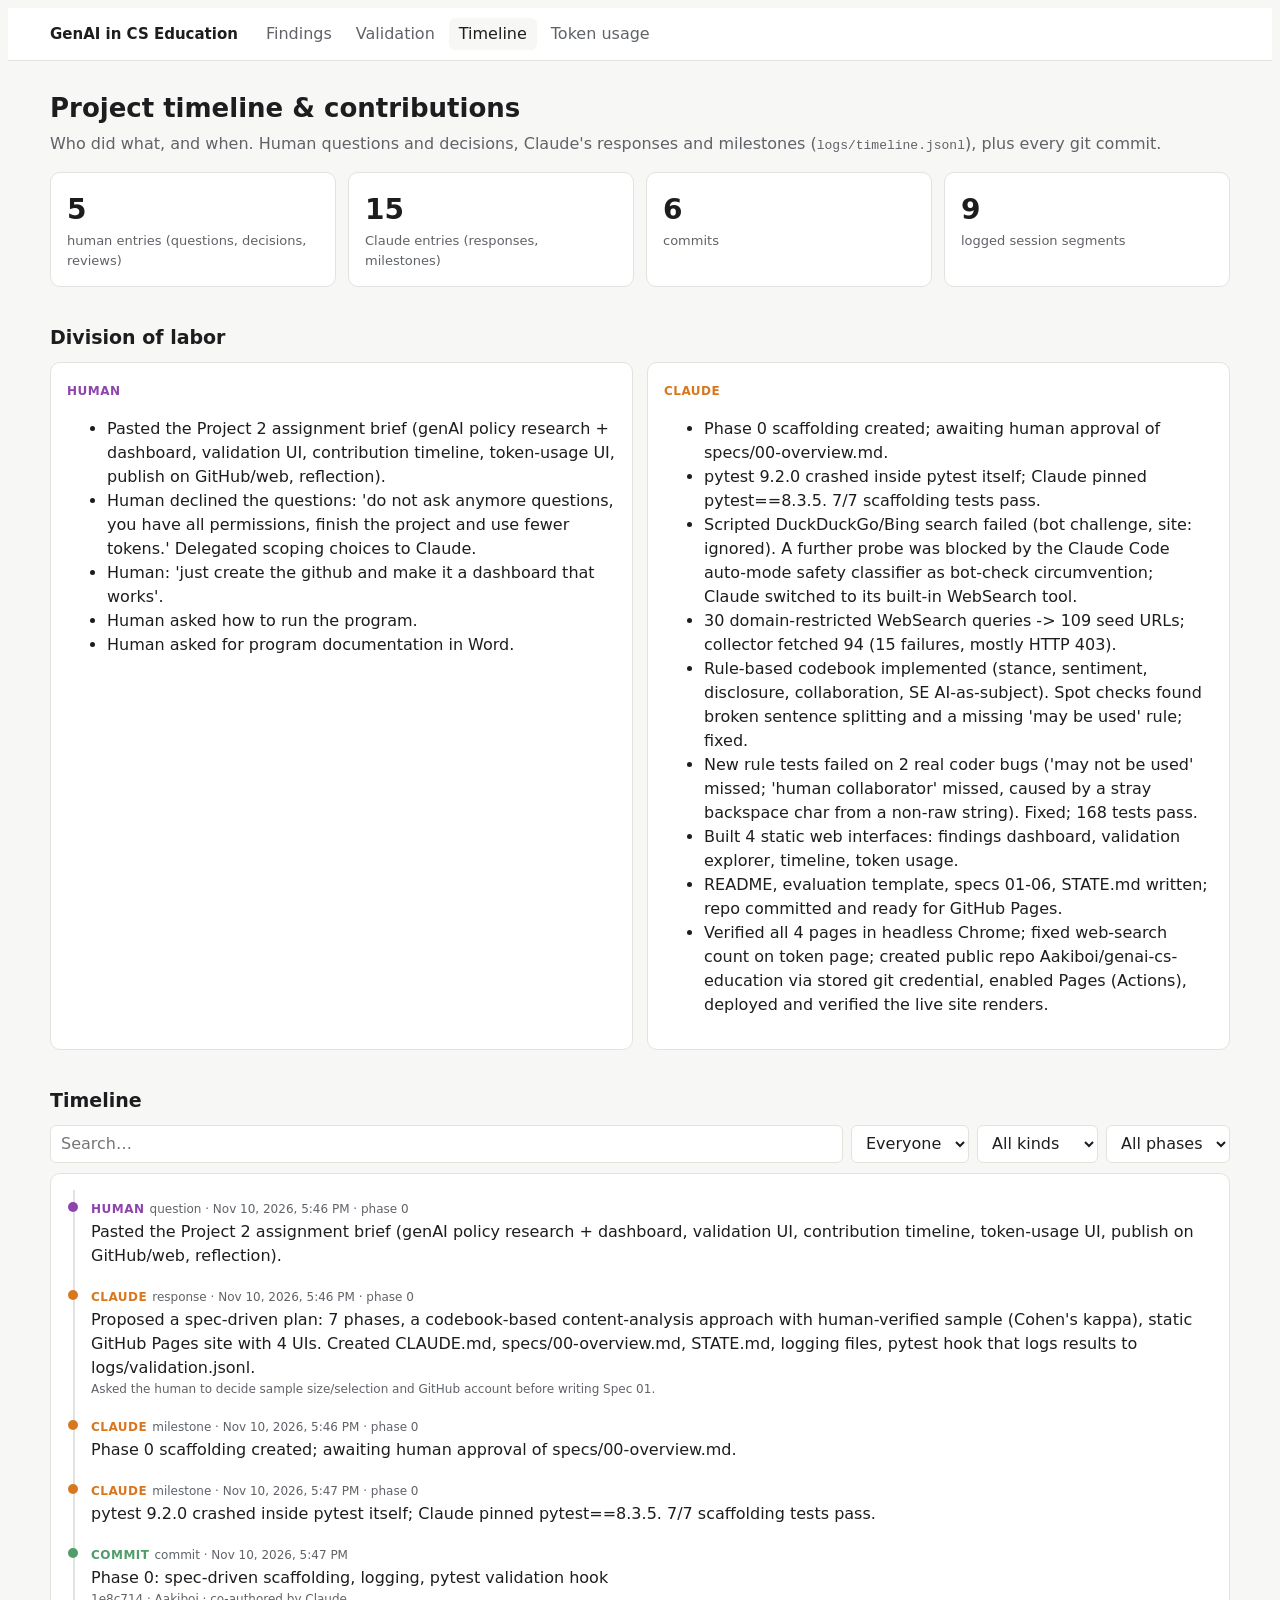
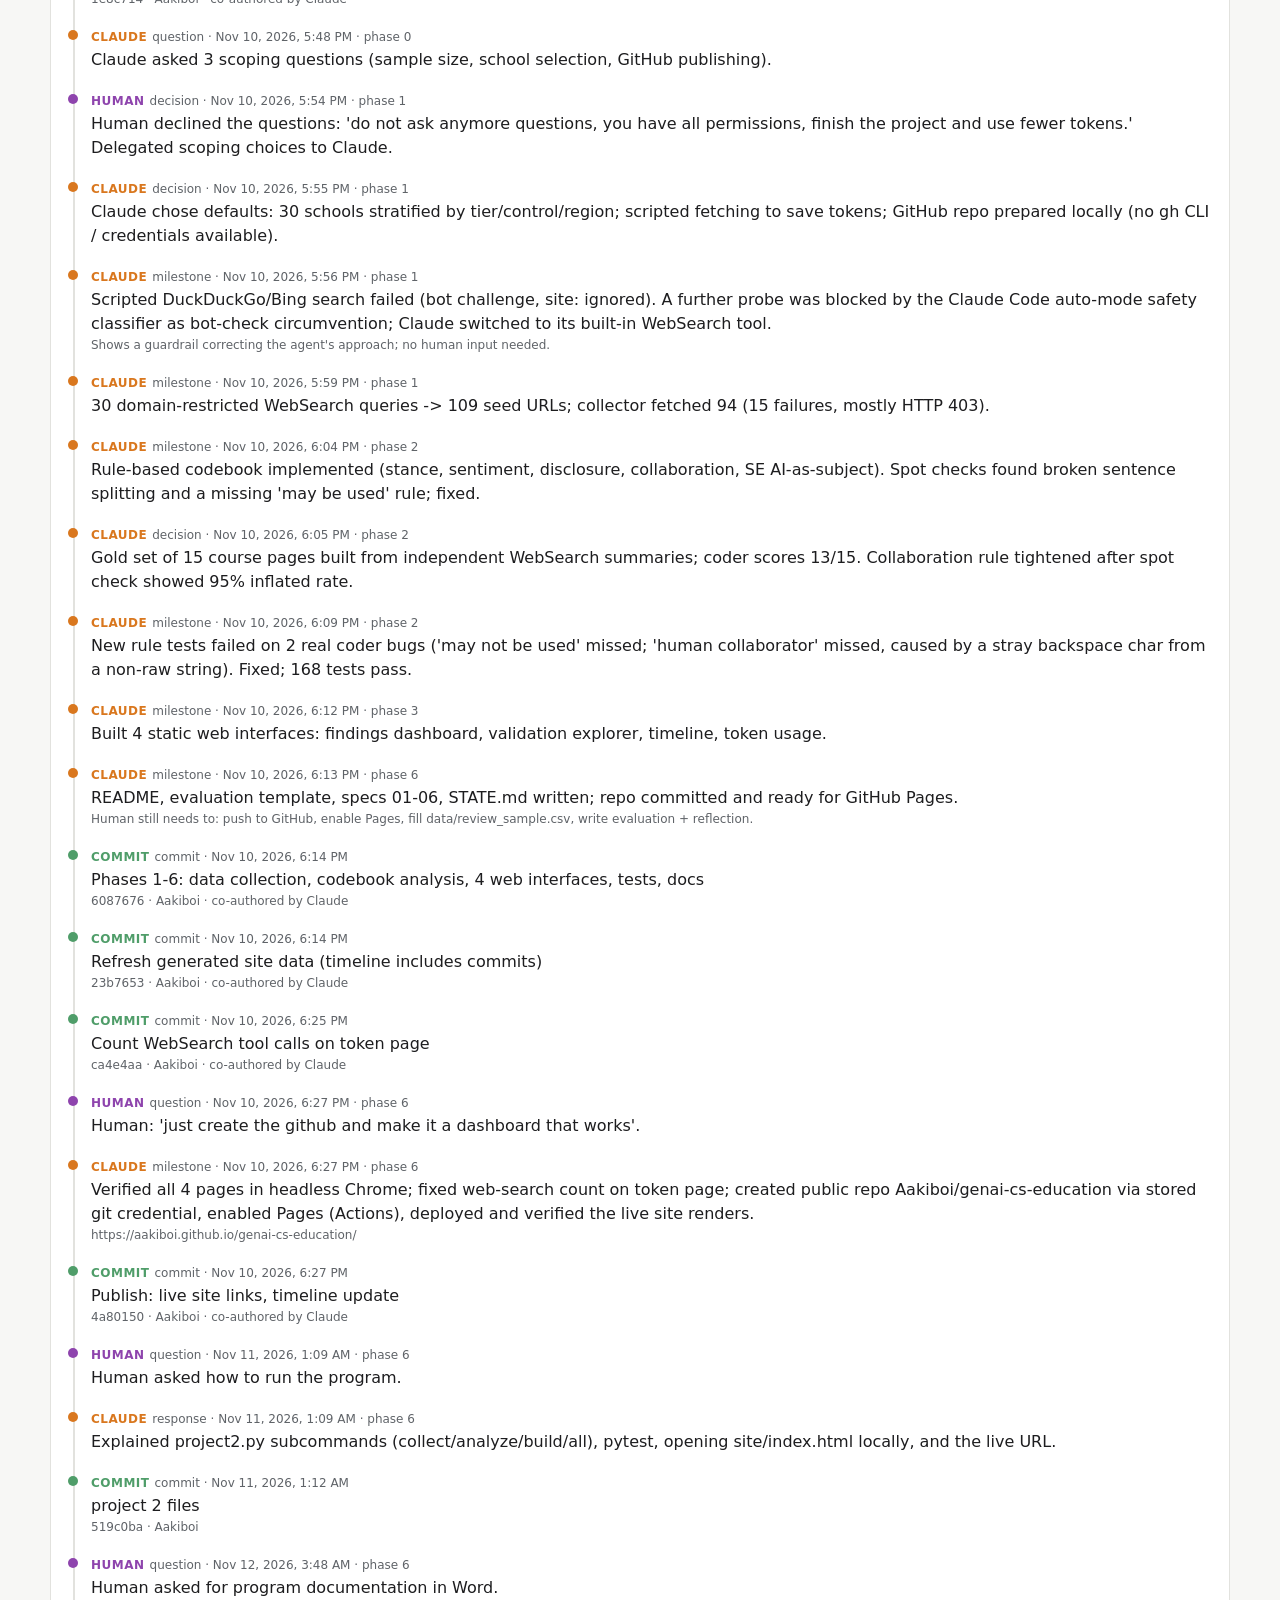
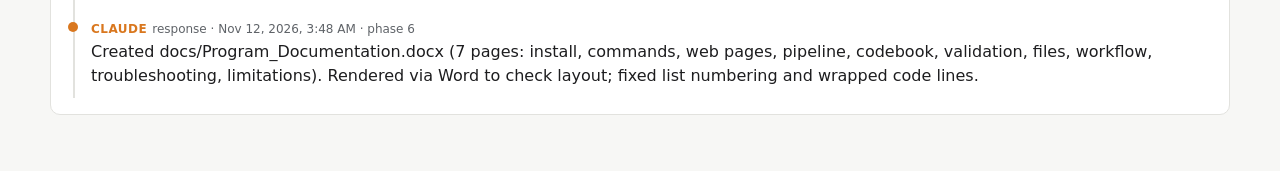
<file: site/timeline.html>
<!doctype html>
<html lang="en"><head><meta charset="utf-8"><meta name="viewport" content="width=device-width,initial-scale=1">
<title>Project Timeline</title>
<link rel="stylesheet" href="style.css">
<script src="data/timeline.js"></script>
</head><body>
<script src="nav.js"></script>
<main class="wrap">
<h1>Project timeline &amp; contributions</h1>
<p class="sub">Who did what, and when. Human questions and decisions, Claude's responses and milestones (<code>logs/timeline.jsonl</code>), plus every git commit.</p>
<div class="kpis" id="kpis"></div>
<h2>Division of labor</h2>
<div class="grid">
  <div class="card"><h3><span class="who human">Human</span></h3><ul id="humanRole"></ul></div>
  <div class="card"><h3><span class="who claude">Claude</span></h3><ul id="claudeRole"></ul></div>
</div>
<h2>Timeline</h2>
<div class="controls"><input type="search" id="q" placeholder="Search…">
<select id="actor"><option value="">Everyone</option><option value="human">Human</option><option value="claude">Claude</option><option value="commit">Commits</option></select>
<select id="kind"><option value="">All kinds</option></select><select id="phase"><option value="">All phases</option></select></div>
<div class="card"><div class="tl" id="tl"></div></div>
</main>
<script>
const T = window.TIMELINE;
const items = [...T.events.map(e => ({ ...e, who: e.actor })),
  ...T.commits.map(c => ({ ts: c.ts, who: "commit", kind: "commit", phase: null, summary: c.subject,
    detail: `${c.hash} · ${c.author}${c.claude_coauthor ? " · co-authored by Claude" : ""}` }))]
  .sort((a, b) => new Date(a.ts) - new Date(b.ts));
const n = w => T.events.filter(e => e.actor === w).length;
$("#kpis").innerHTML = [[n("human"), "human entries (questions, decisions, reviews)"], [n("claude"), "Claude entries (responses, milestones)"],
  [T.commits.length, "commits"], [T.sessions.length, "logged session segments"]]
  .map(([v, l]) => `<div class="card kpi"><div class="v">${v}</div><div class="l">${l}</div></div>`).join("");
const roleList = (who, kinds) => T.events.filter(e => e.actor === who && kinds.includes(e.kind)).map(e => `<li>${esc(e.summary)}</li>`).join("") || "<li class='meta'>—</li>";
$("#humanRole").innerHTML = roleList("human", ["decision", "review", "correction", "question"]);
$("#claudeRole").innerHTML = roleList("claude", ["milestone"]);
$("#kind").innerHTML += [...new Set(items.map(i => i.kind))].map(k => `<option>${esc(k)}</option>`).join("");
$("#phase").innerHTML += [...new Set(items.map(i => i.phase).filter(p => p != null))].sort().map(p => `<option value="${p}">Phase ${p}</option>`).join("");
function draw() {
  const q = $("#q").value.toLowerCase(), a = $("#actor").value, k = $("#kind").value, p = $("#phase").value;
  $("#tl").innerHTML = items.filter(i => (!a || i.who === a) && (!k || i.kind === k) && (!p || String(i.phase) === p) &&
    (!q || (i.summary + " " + (i.detail || "")).toLowerCase().includes(q))).map(i => `<div class="ev ${i.who}">
    <span class="who ${i.who}">${i.who}</span> <span class="meta">${esc(i.kind)} · ${fmtTime(i.ts)}${i.phase != null ? " · phase " + i.phase : ""}</span>
    <div>${esc(i.summary)}</div>${i.detail ? `<div class="meta">${esc(i.detail)}</div>` : ""}</div>`).join("") || '<p class="meta">No entries.</p>';
}
["#q", "#actor", "#kind", "#phase"].forEach(s => $(s).oninput = draw); draw();
</script>
</body></html>
</file>
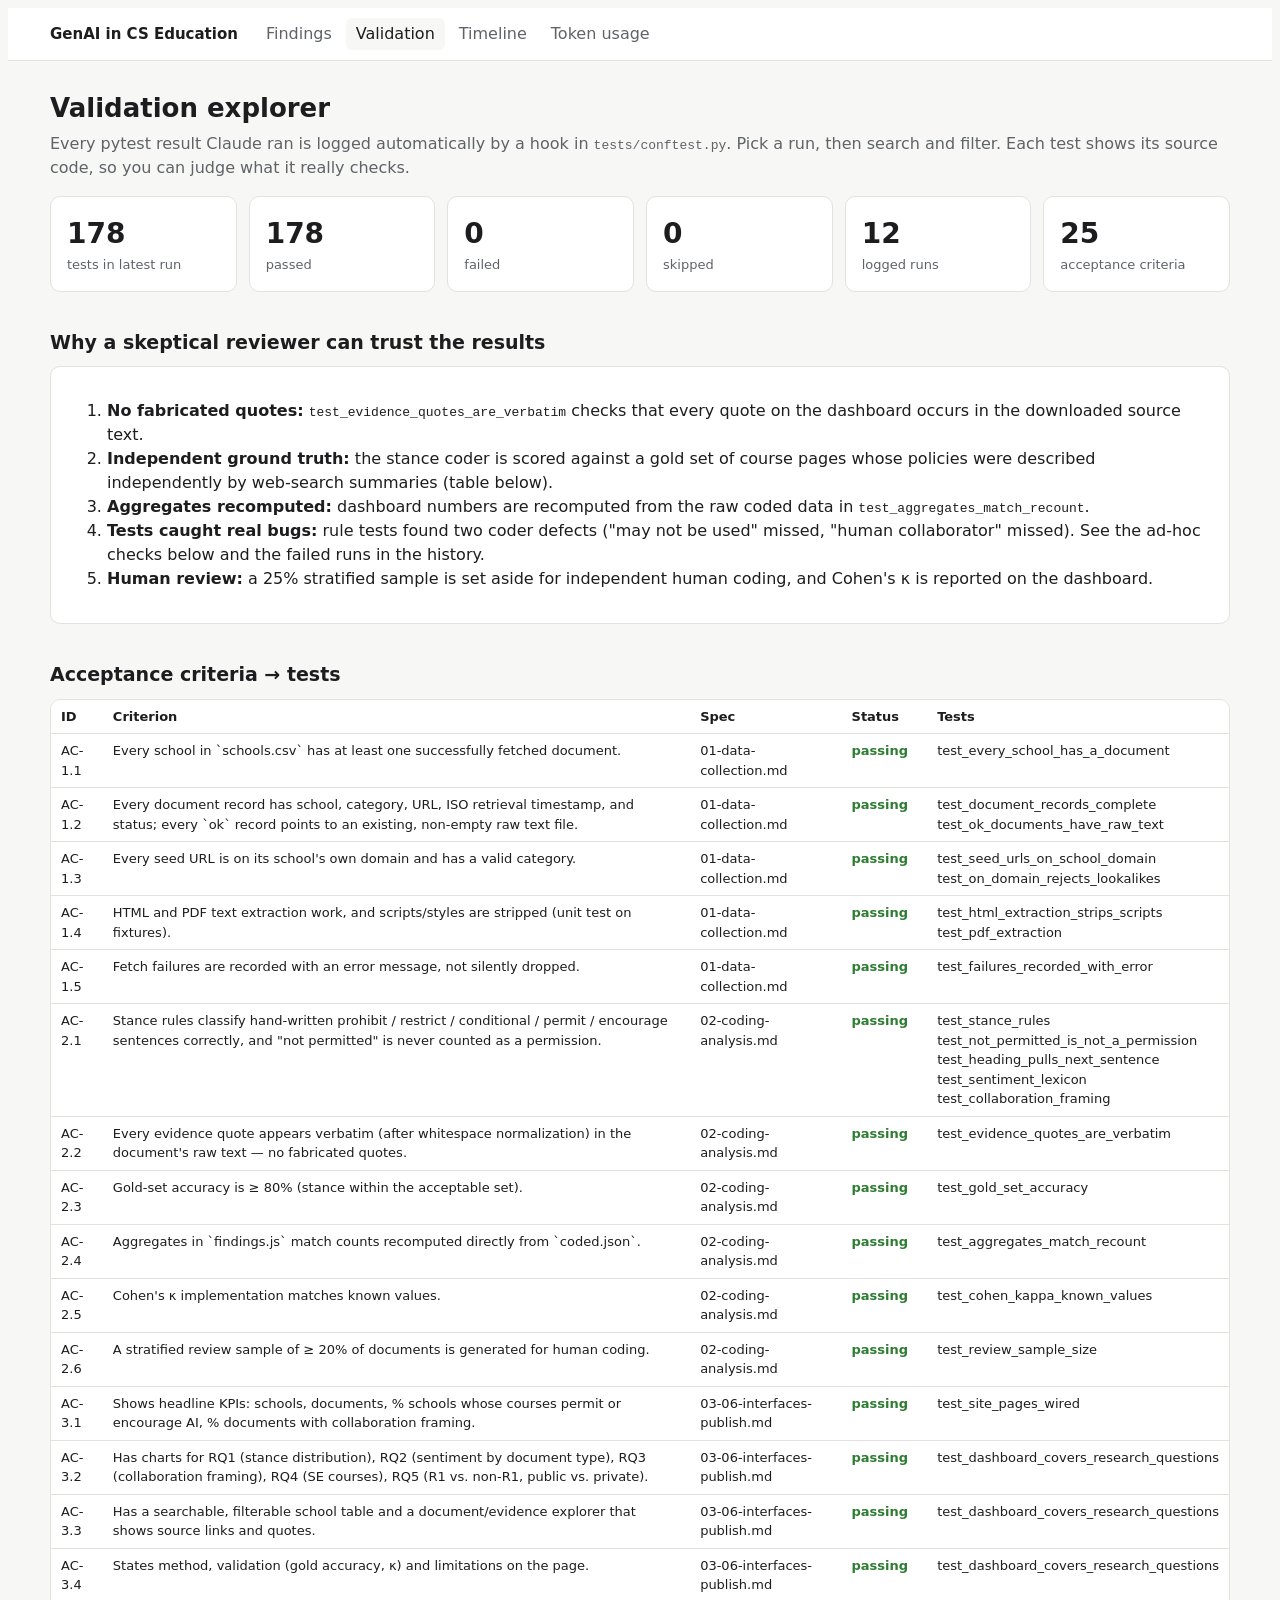
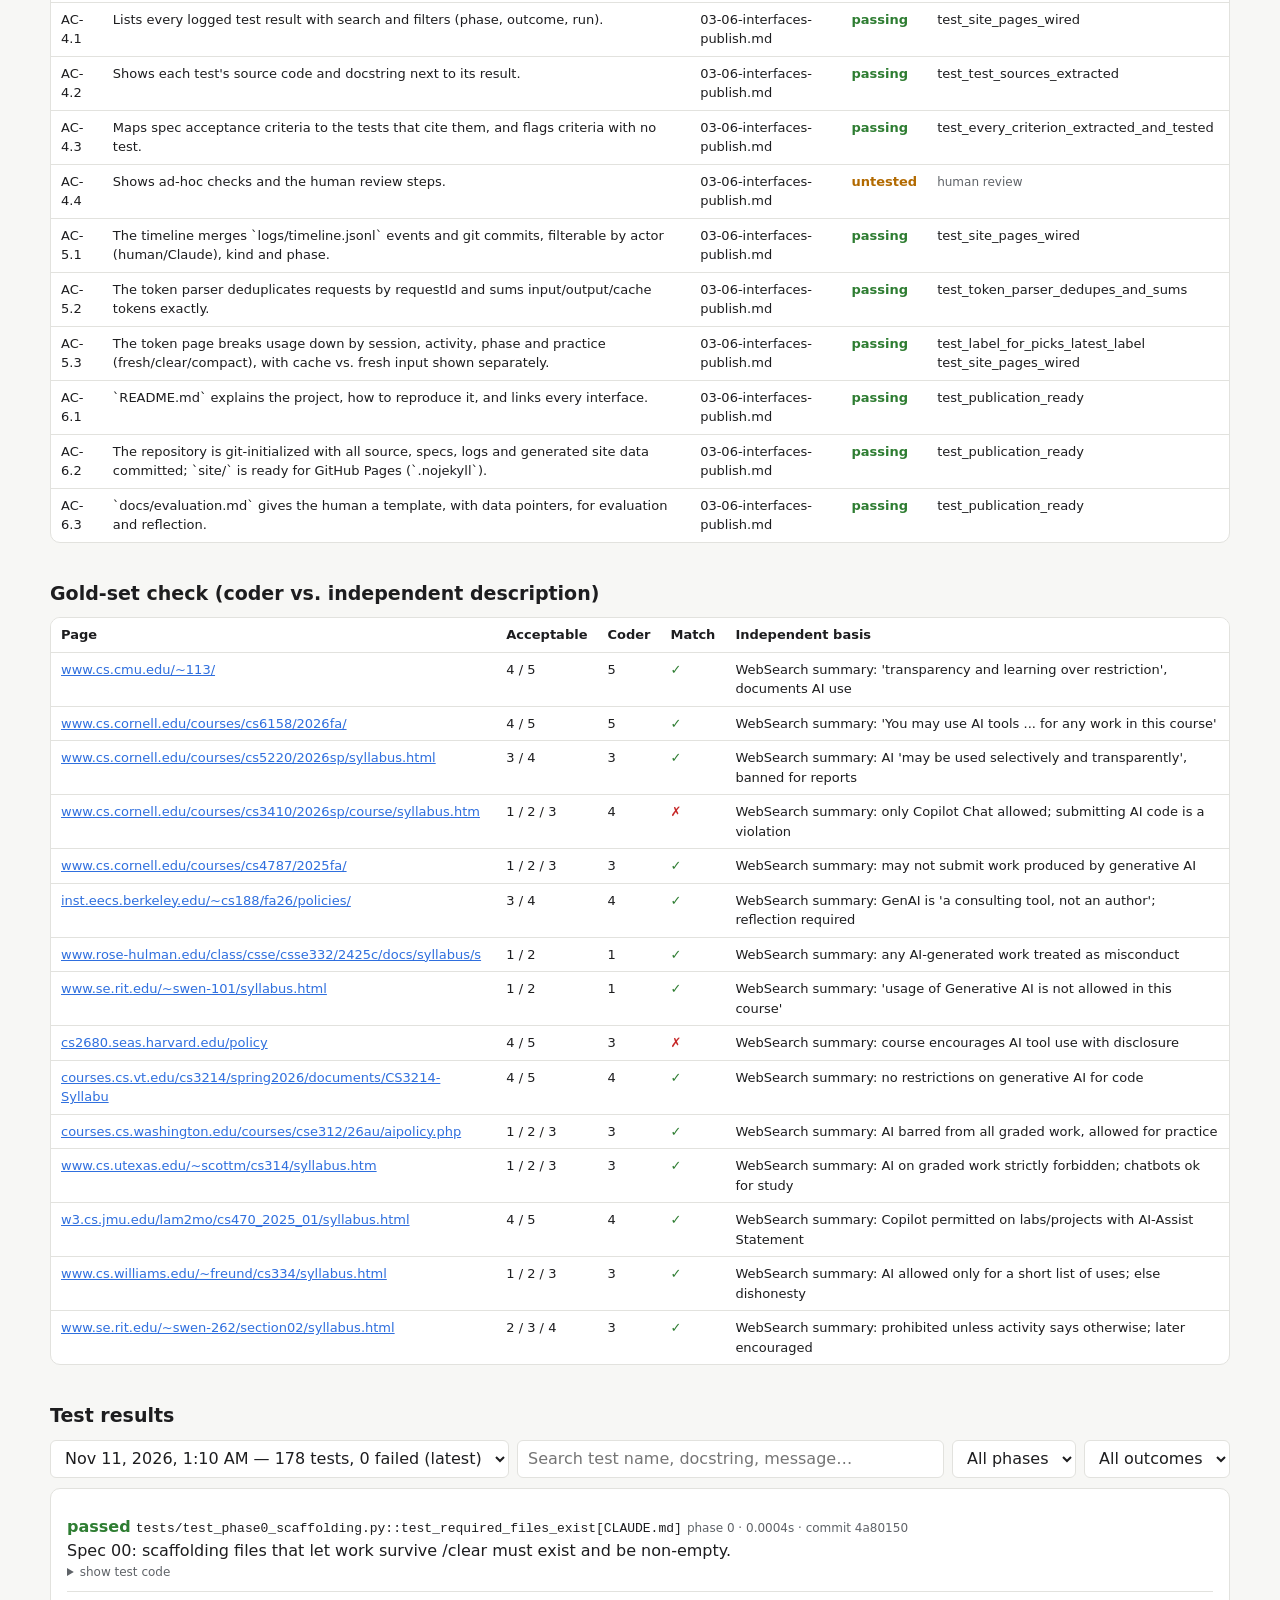
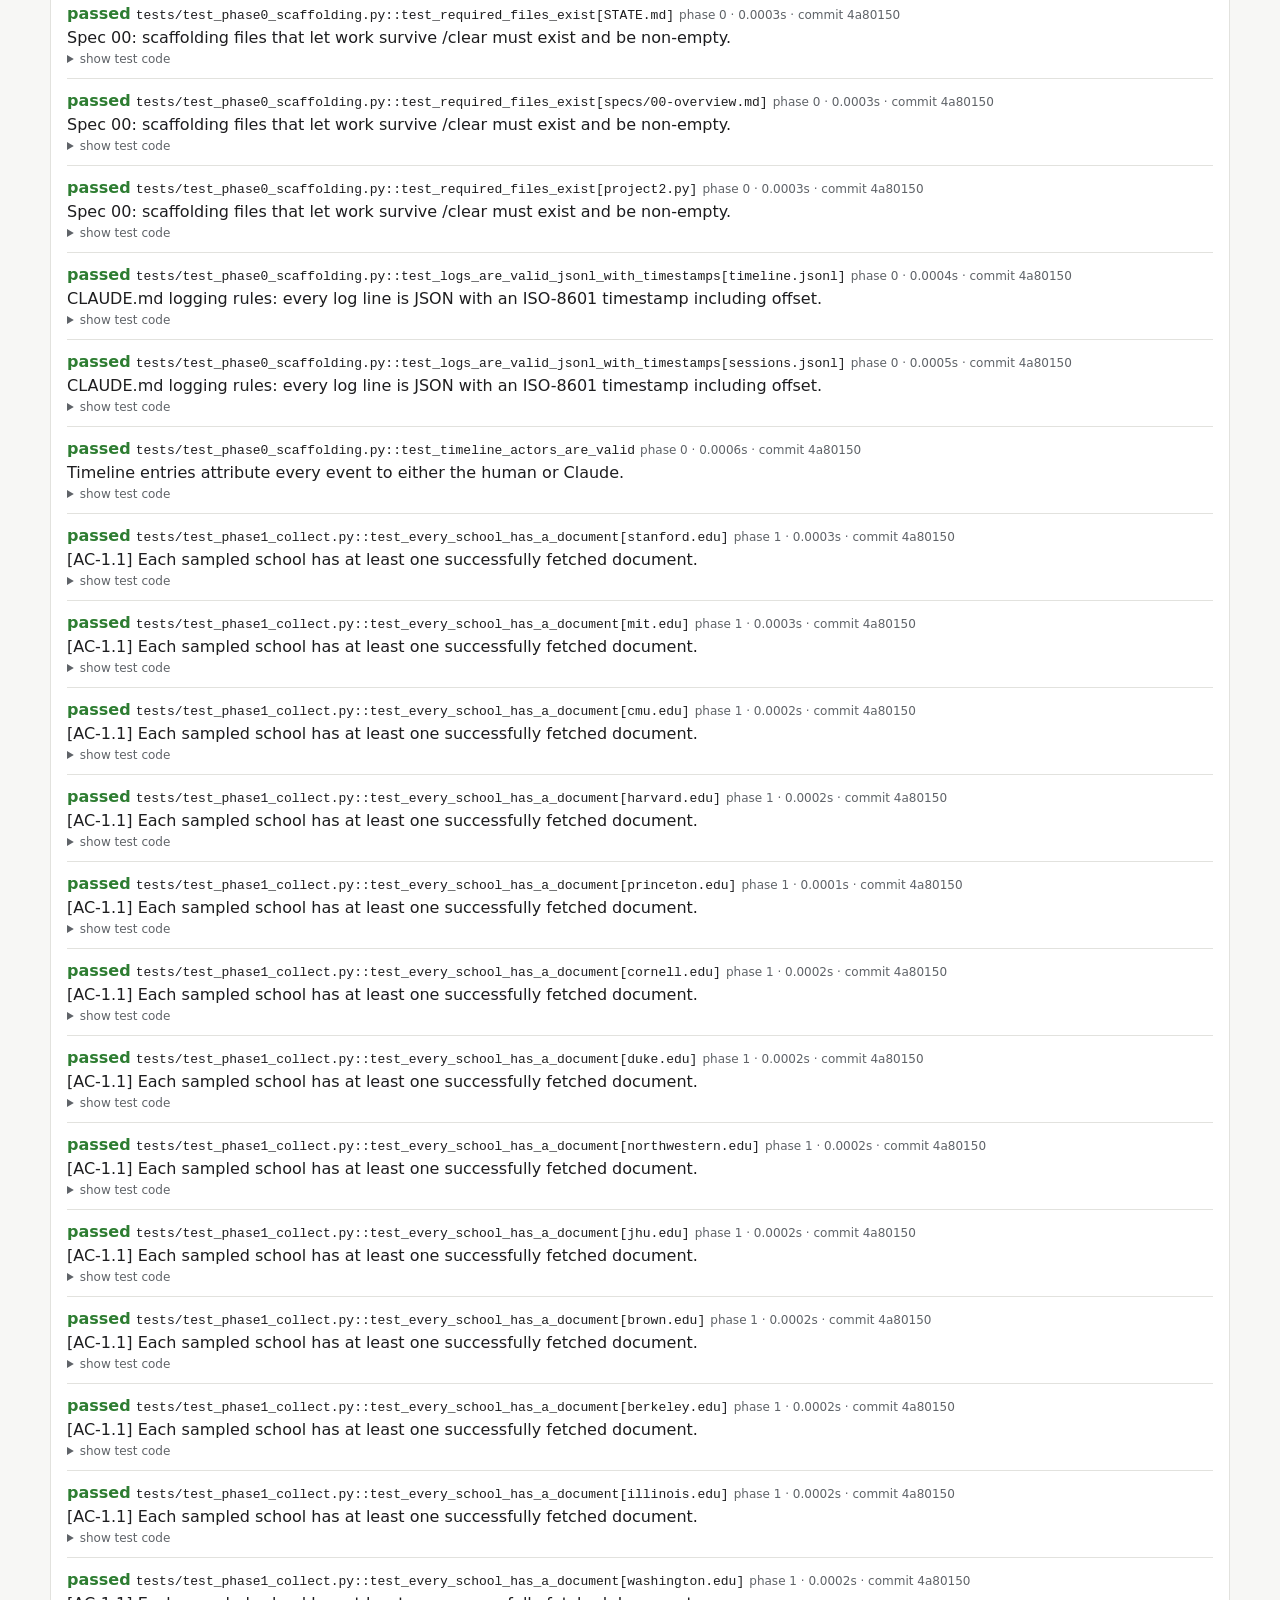
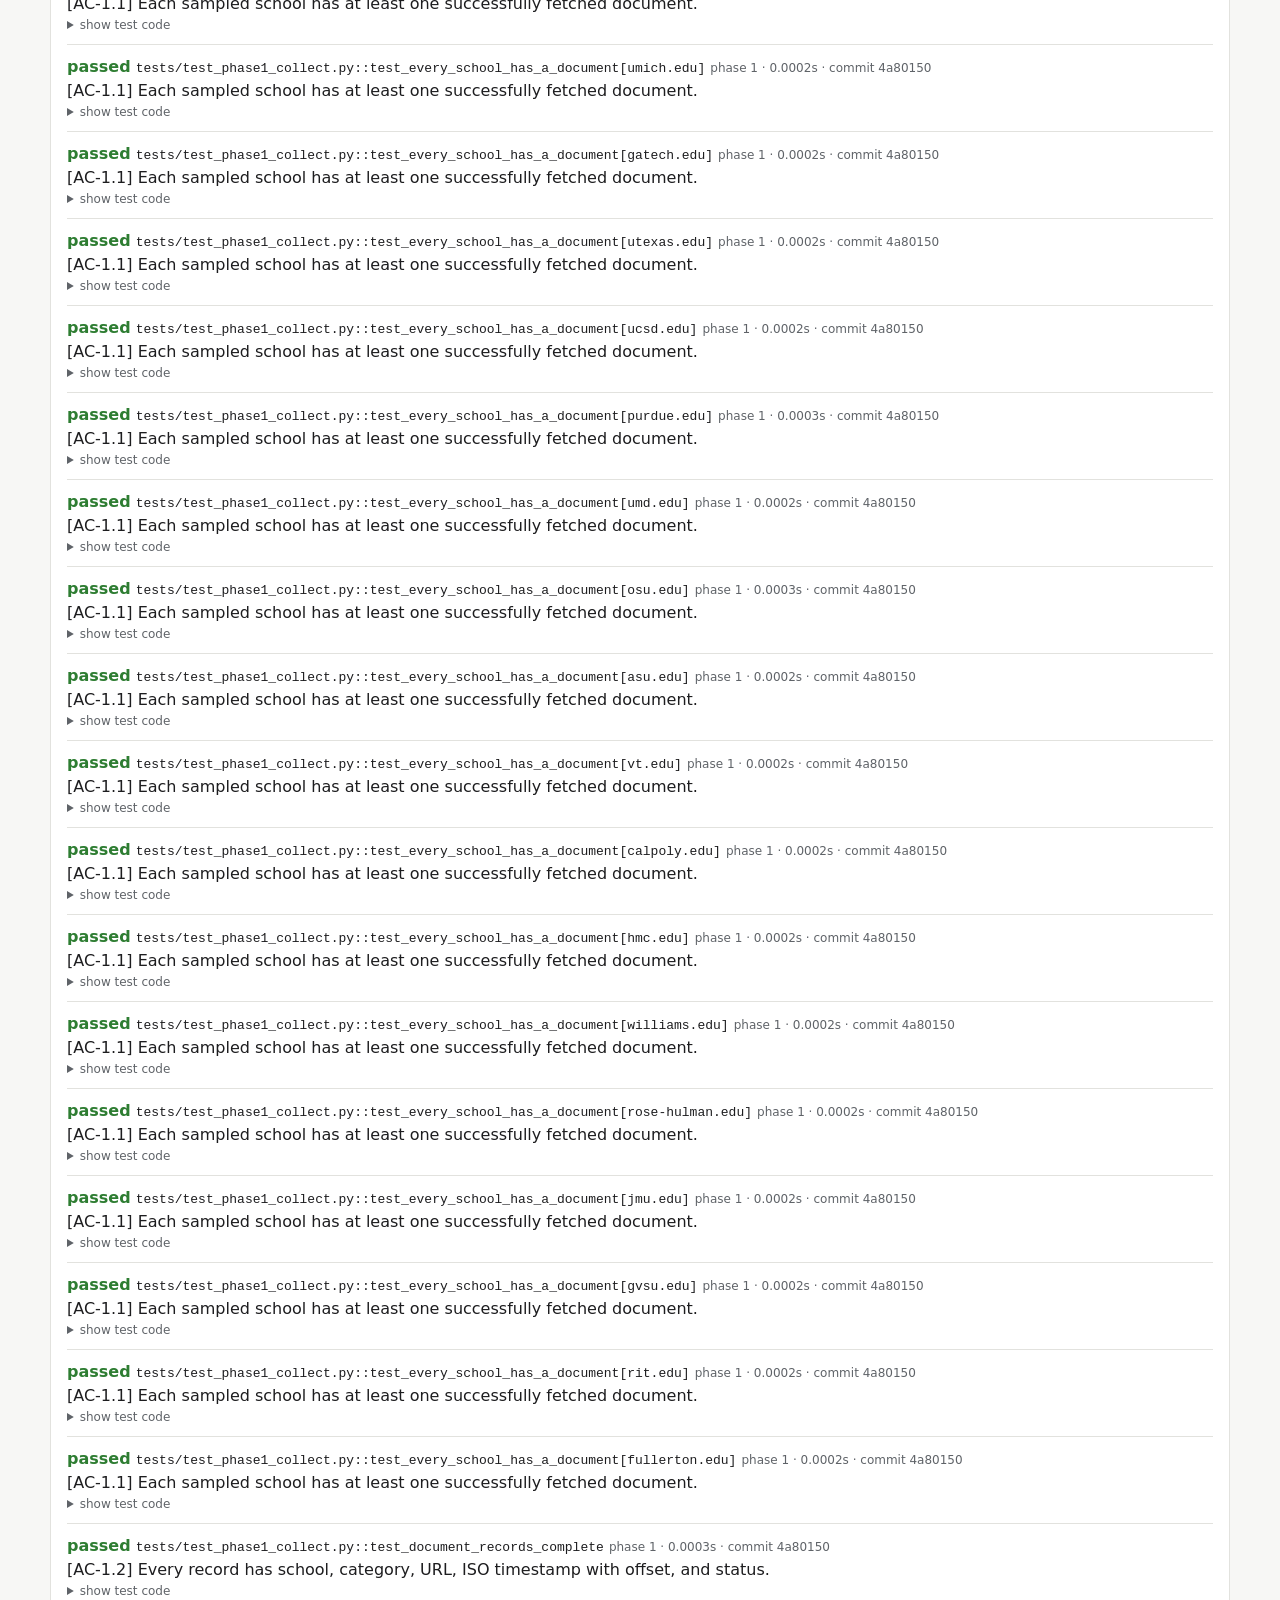
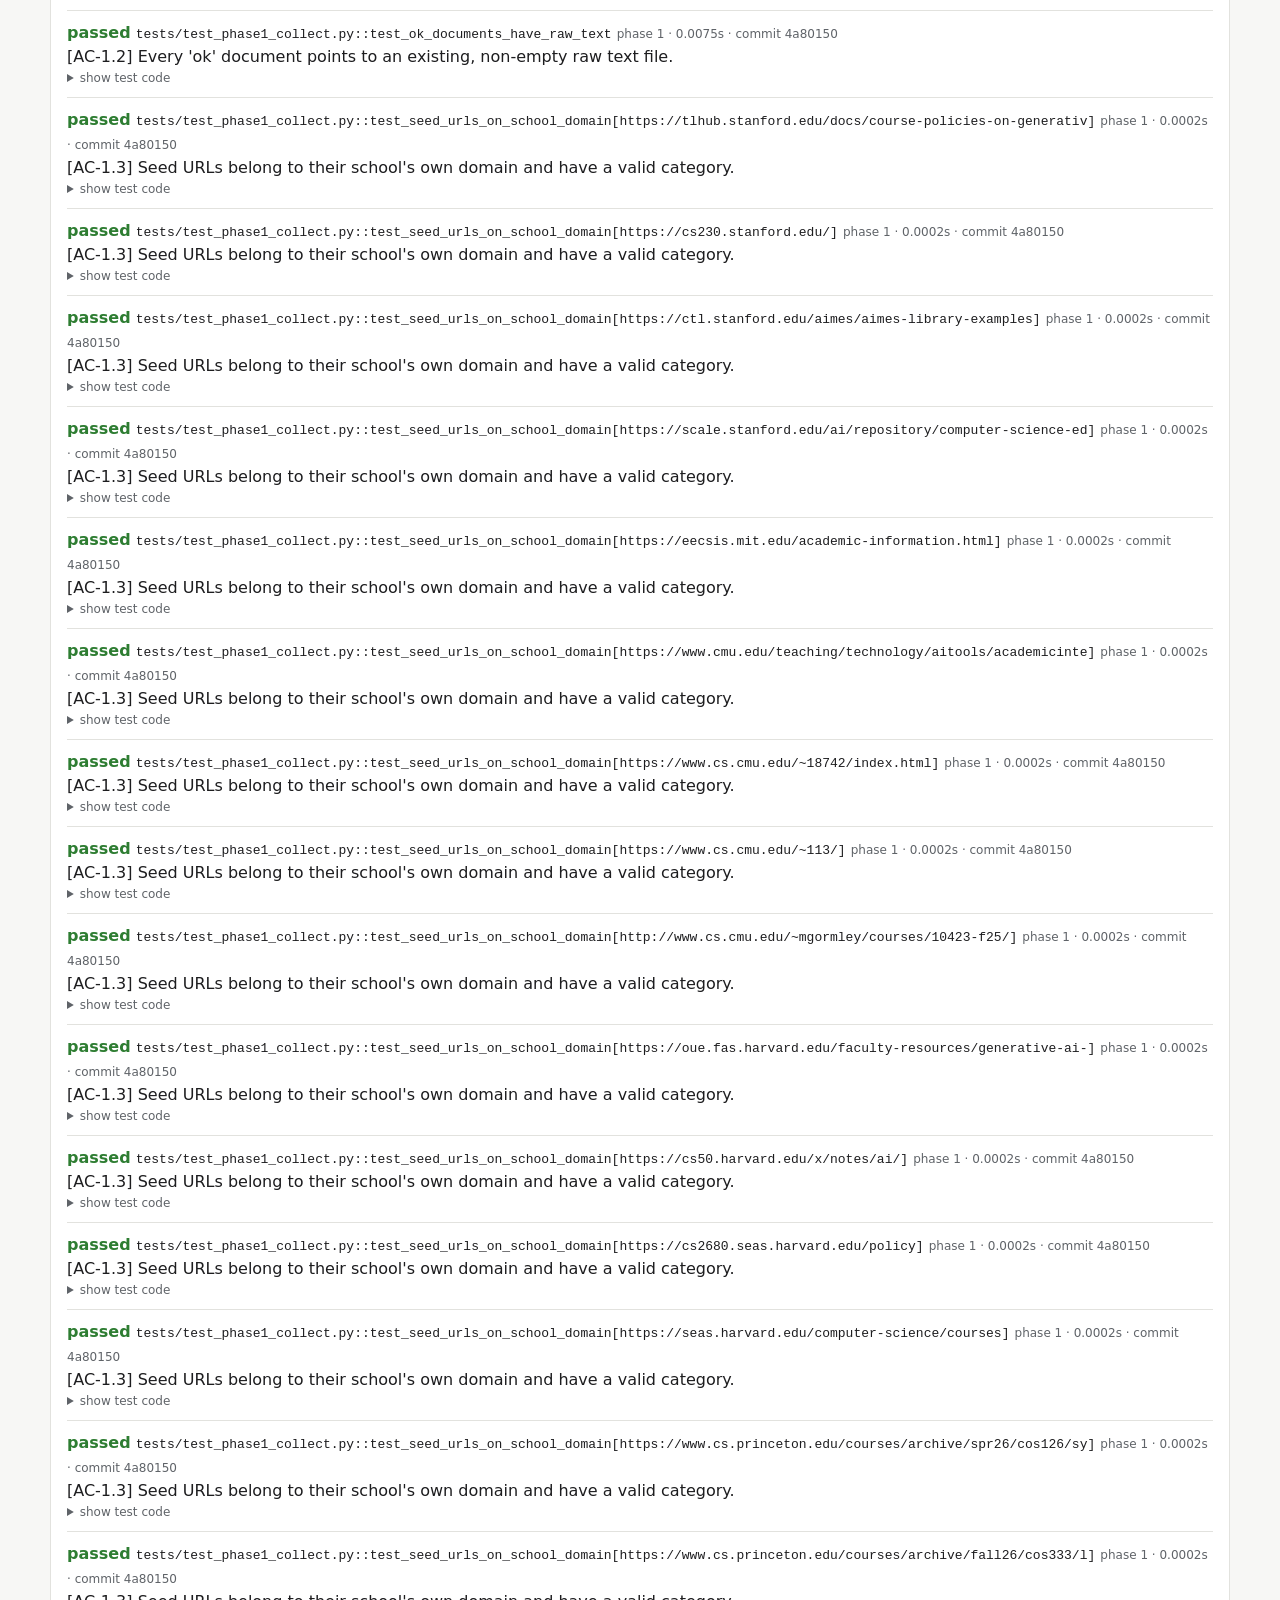
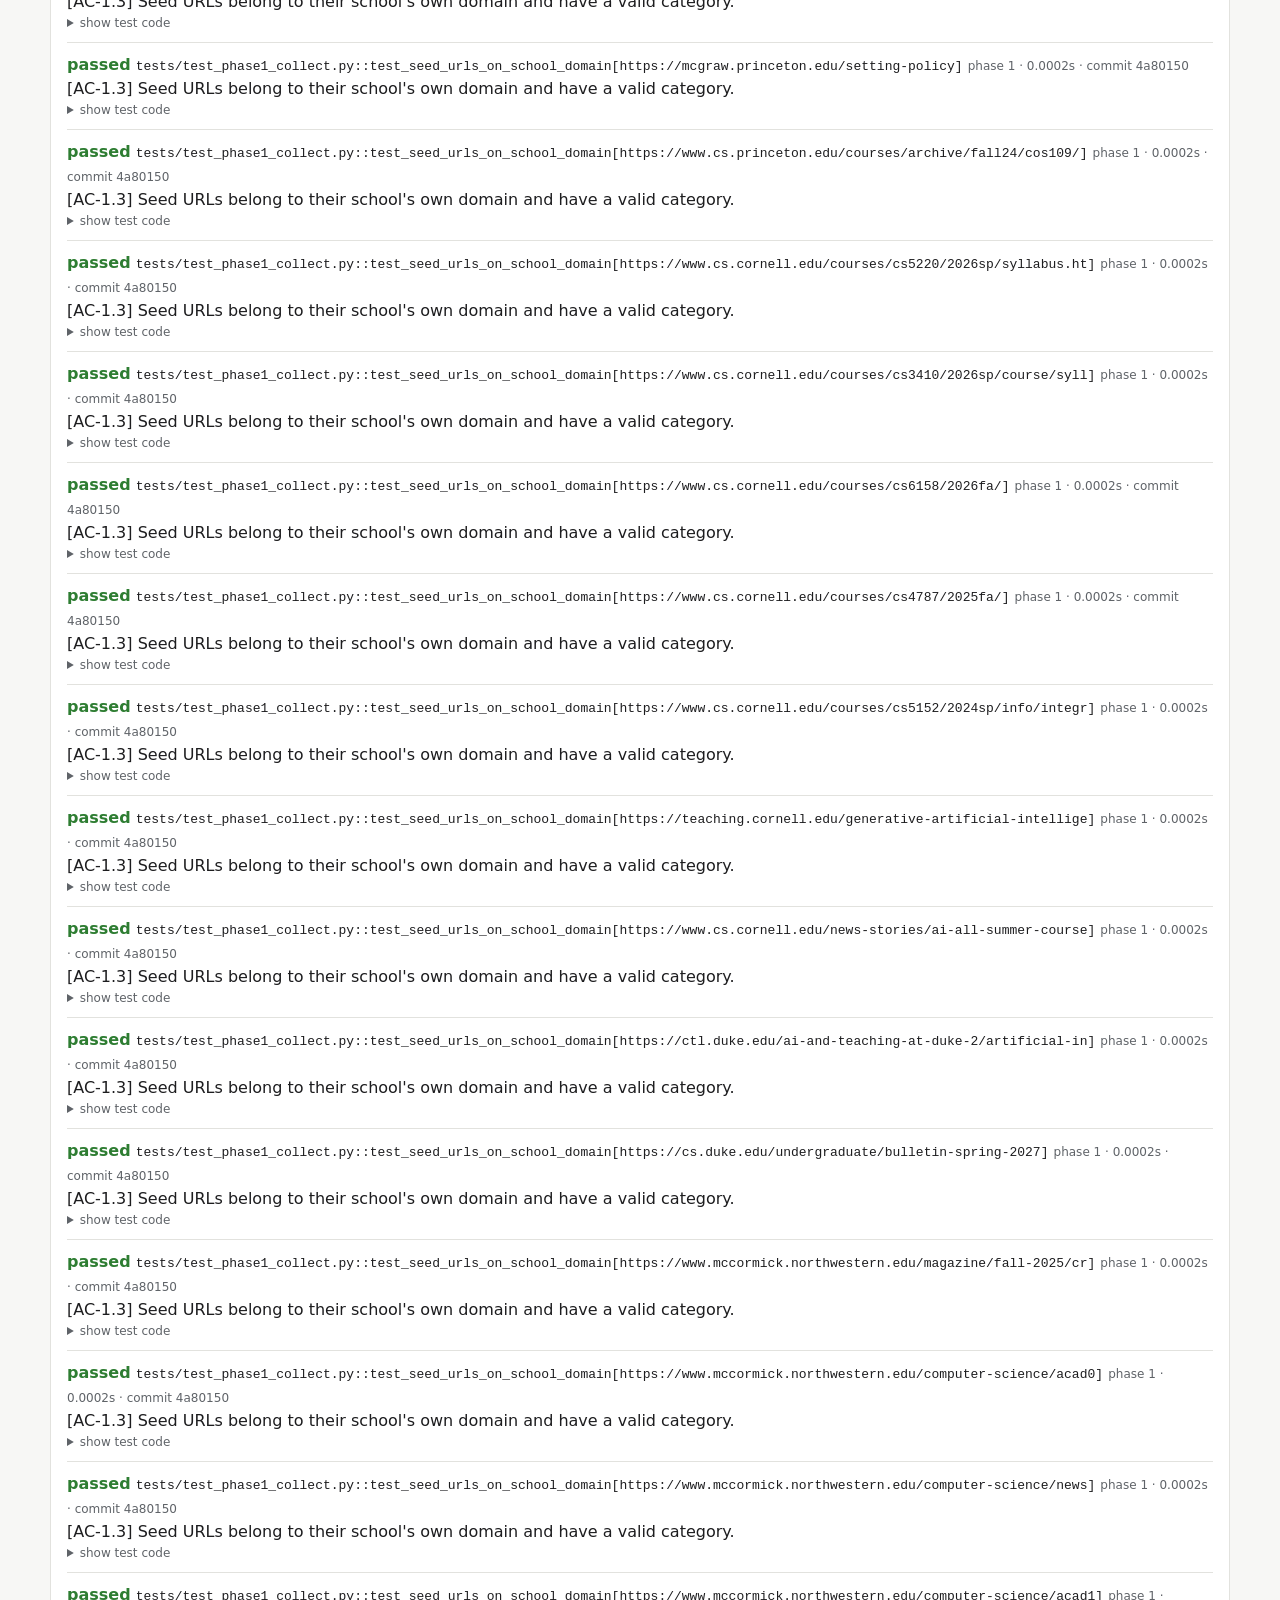
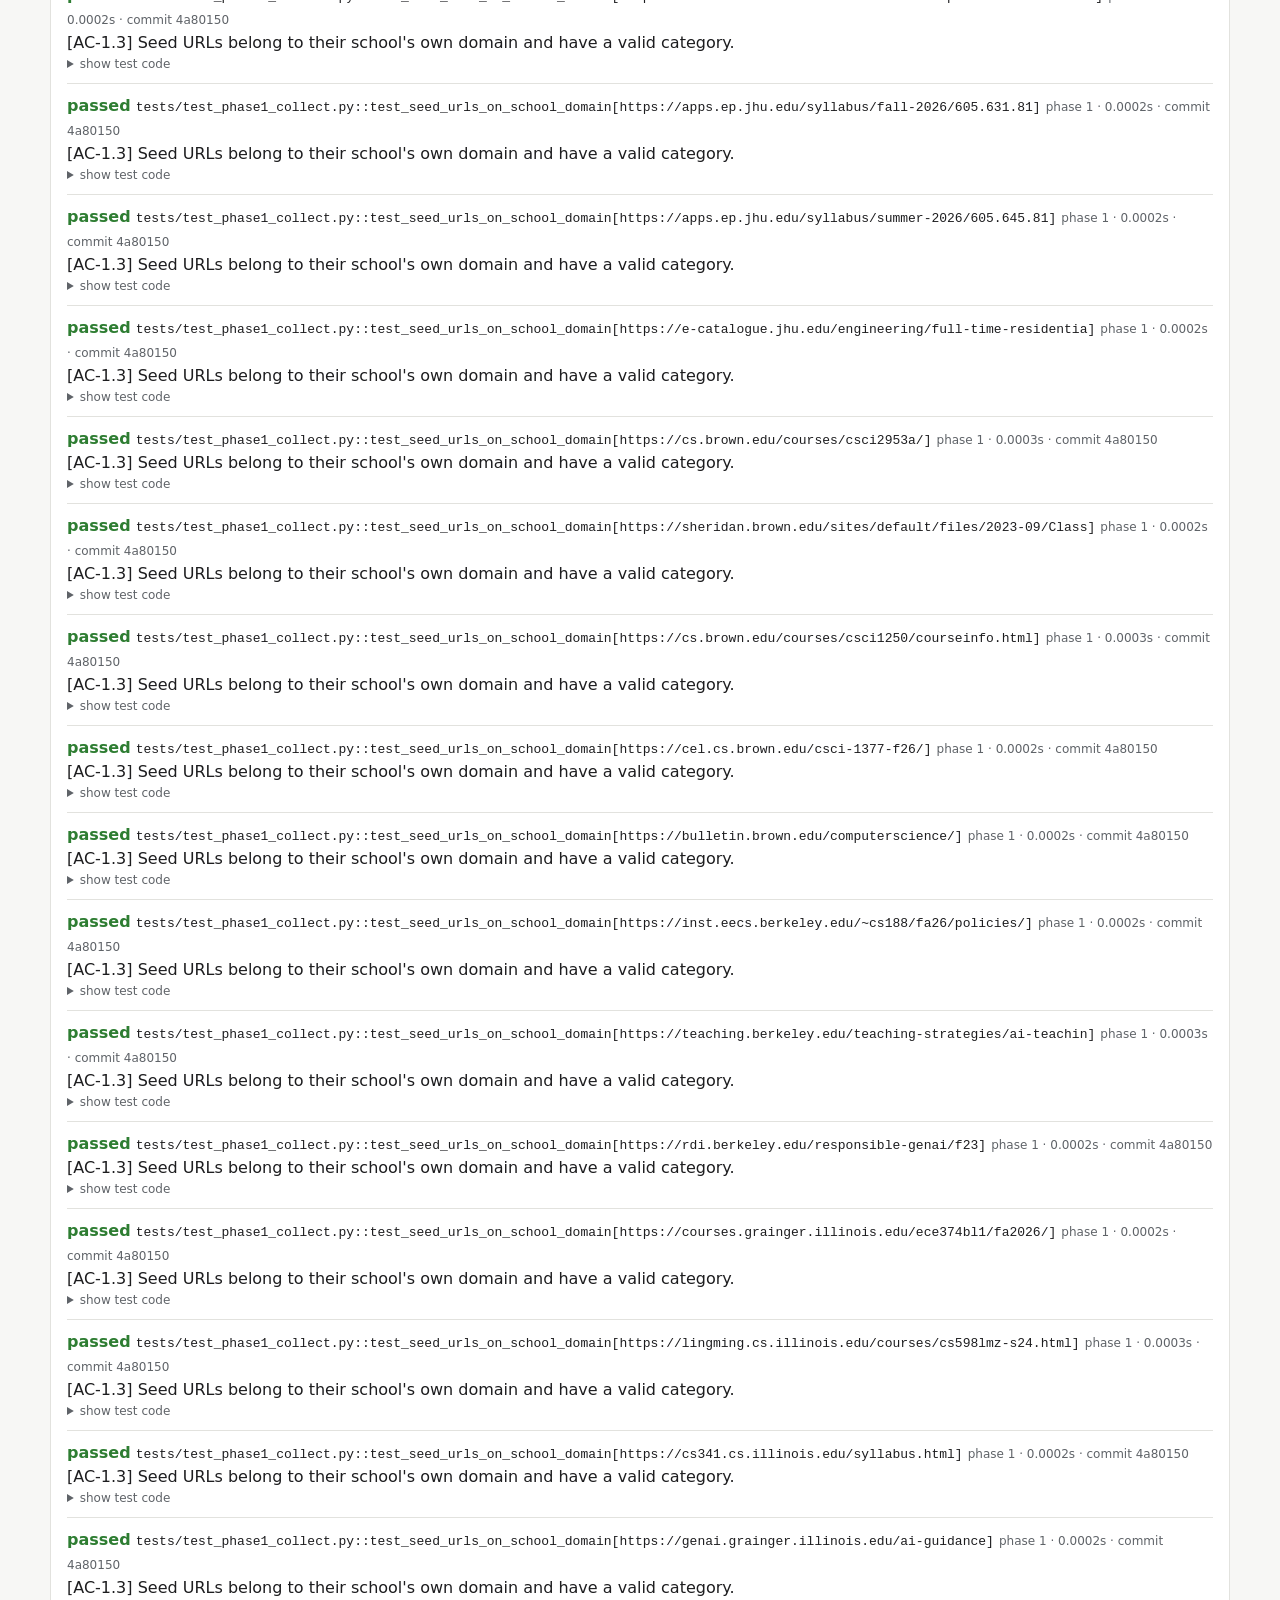
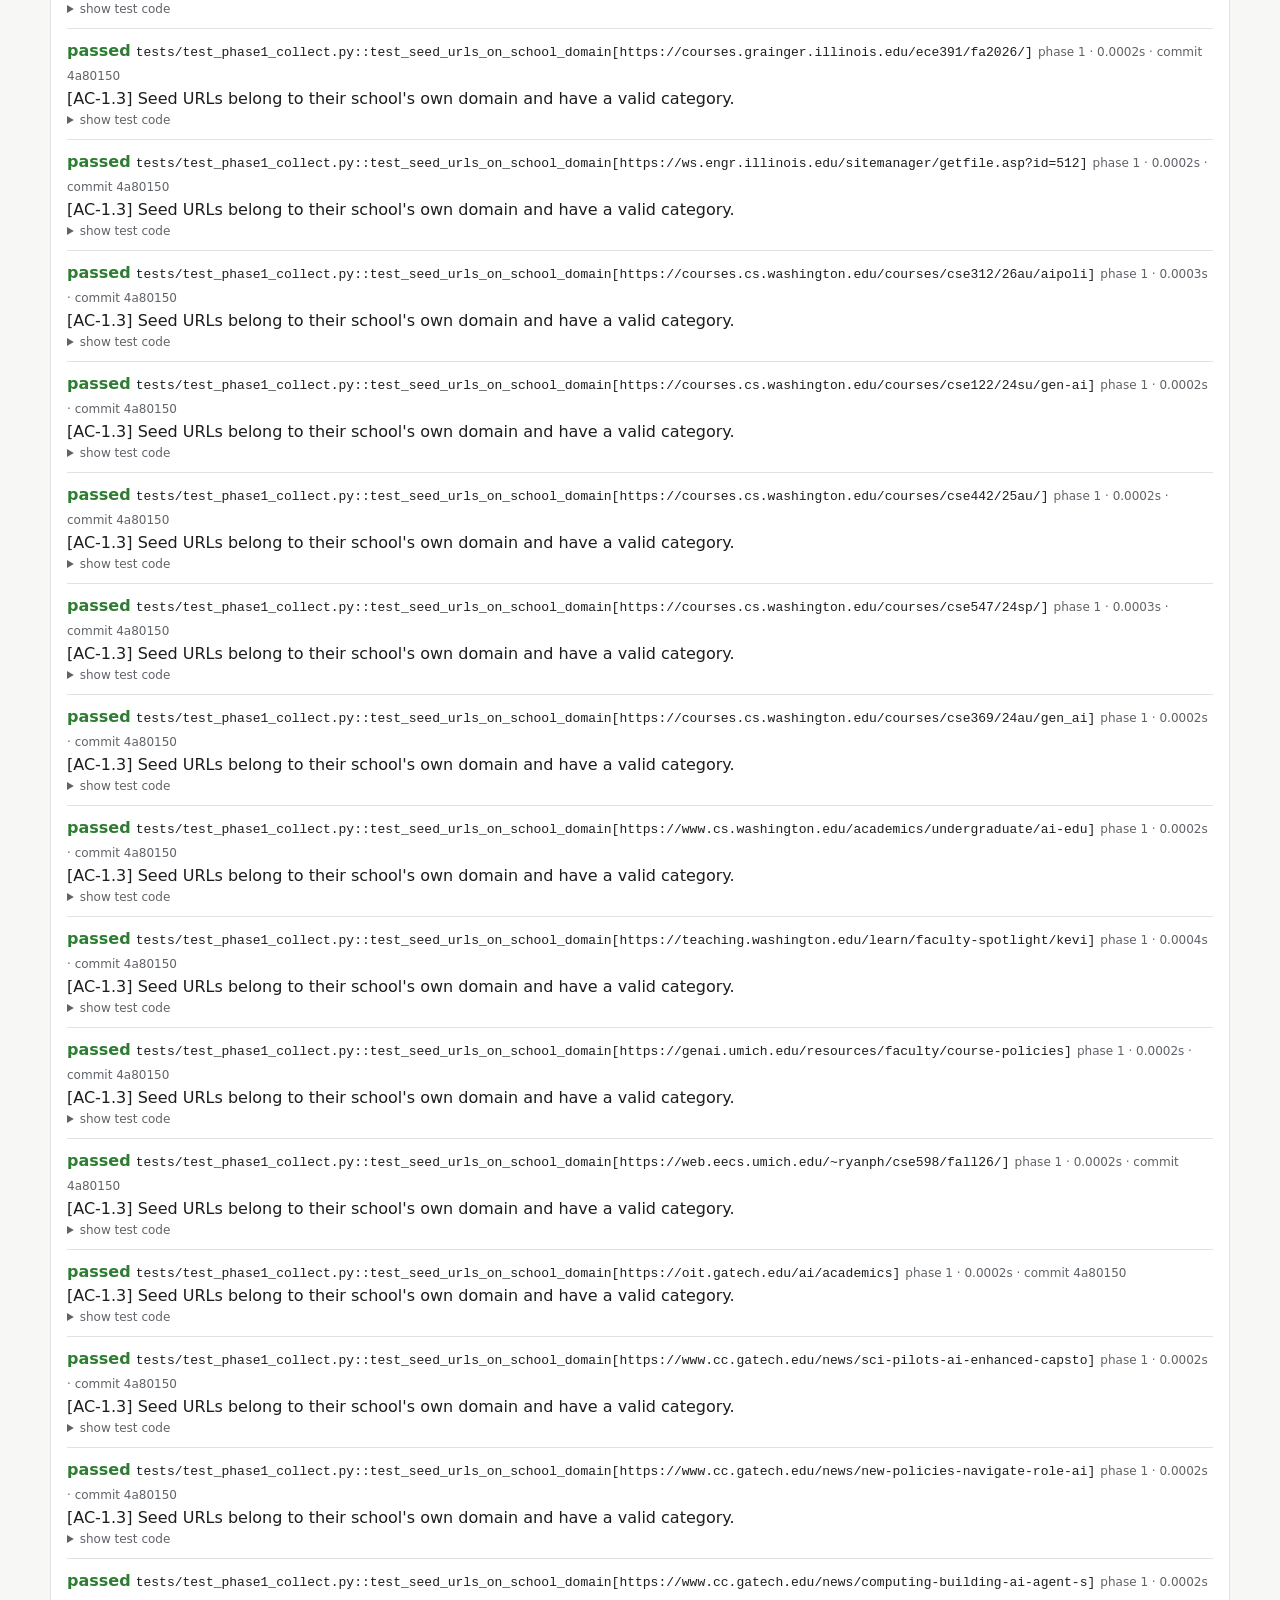
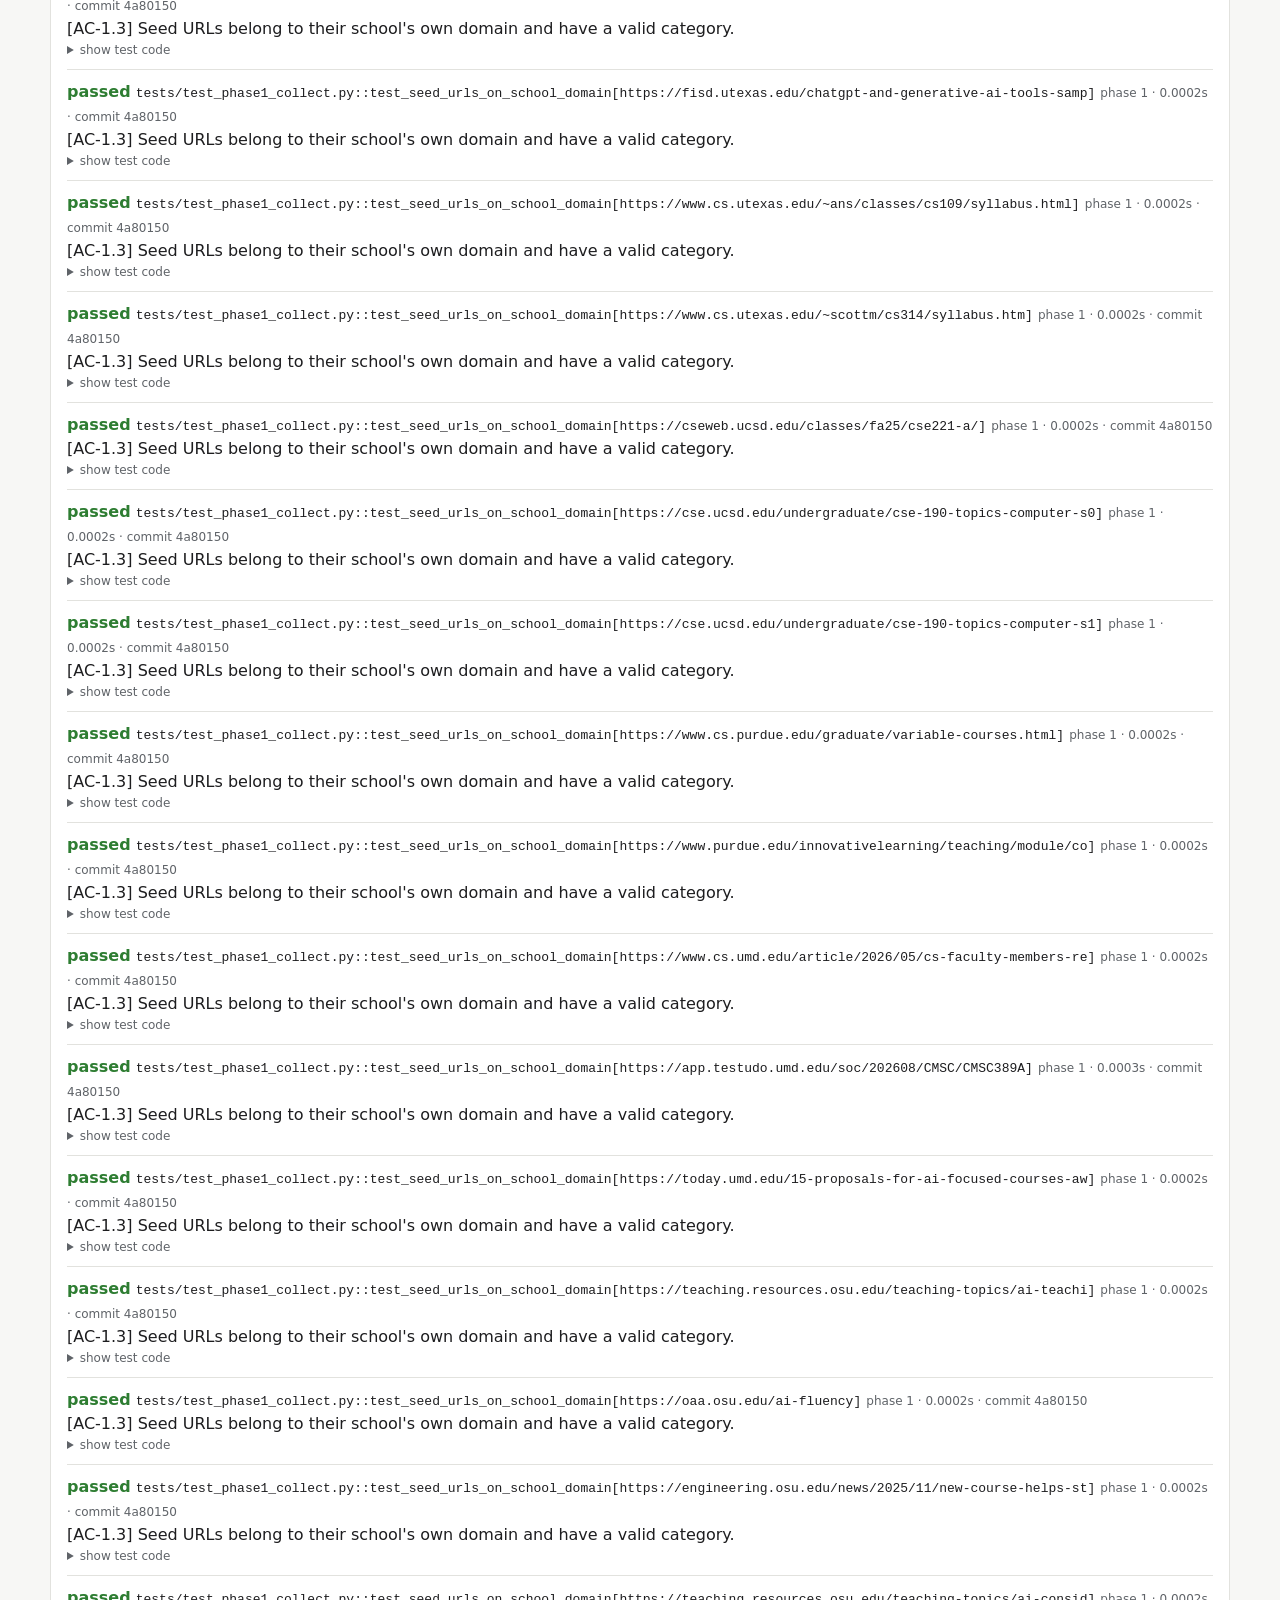
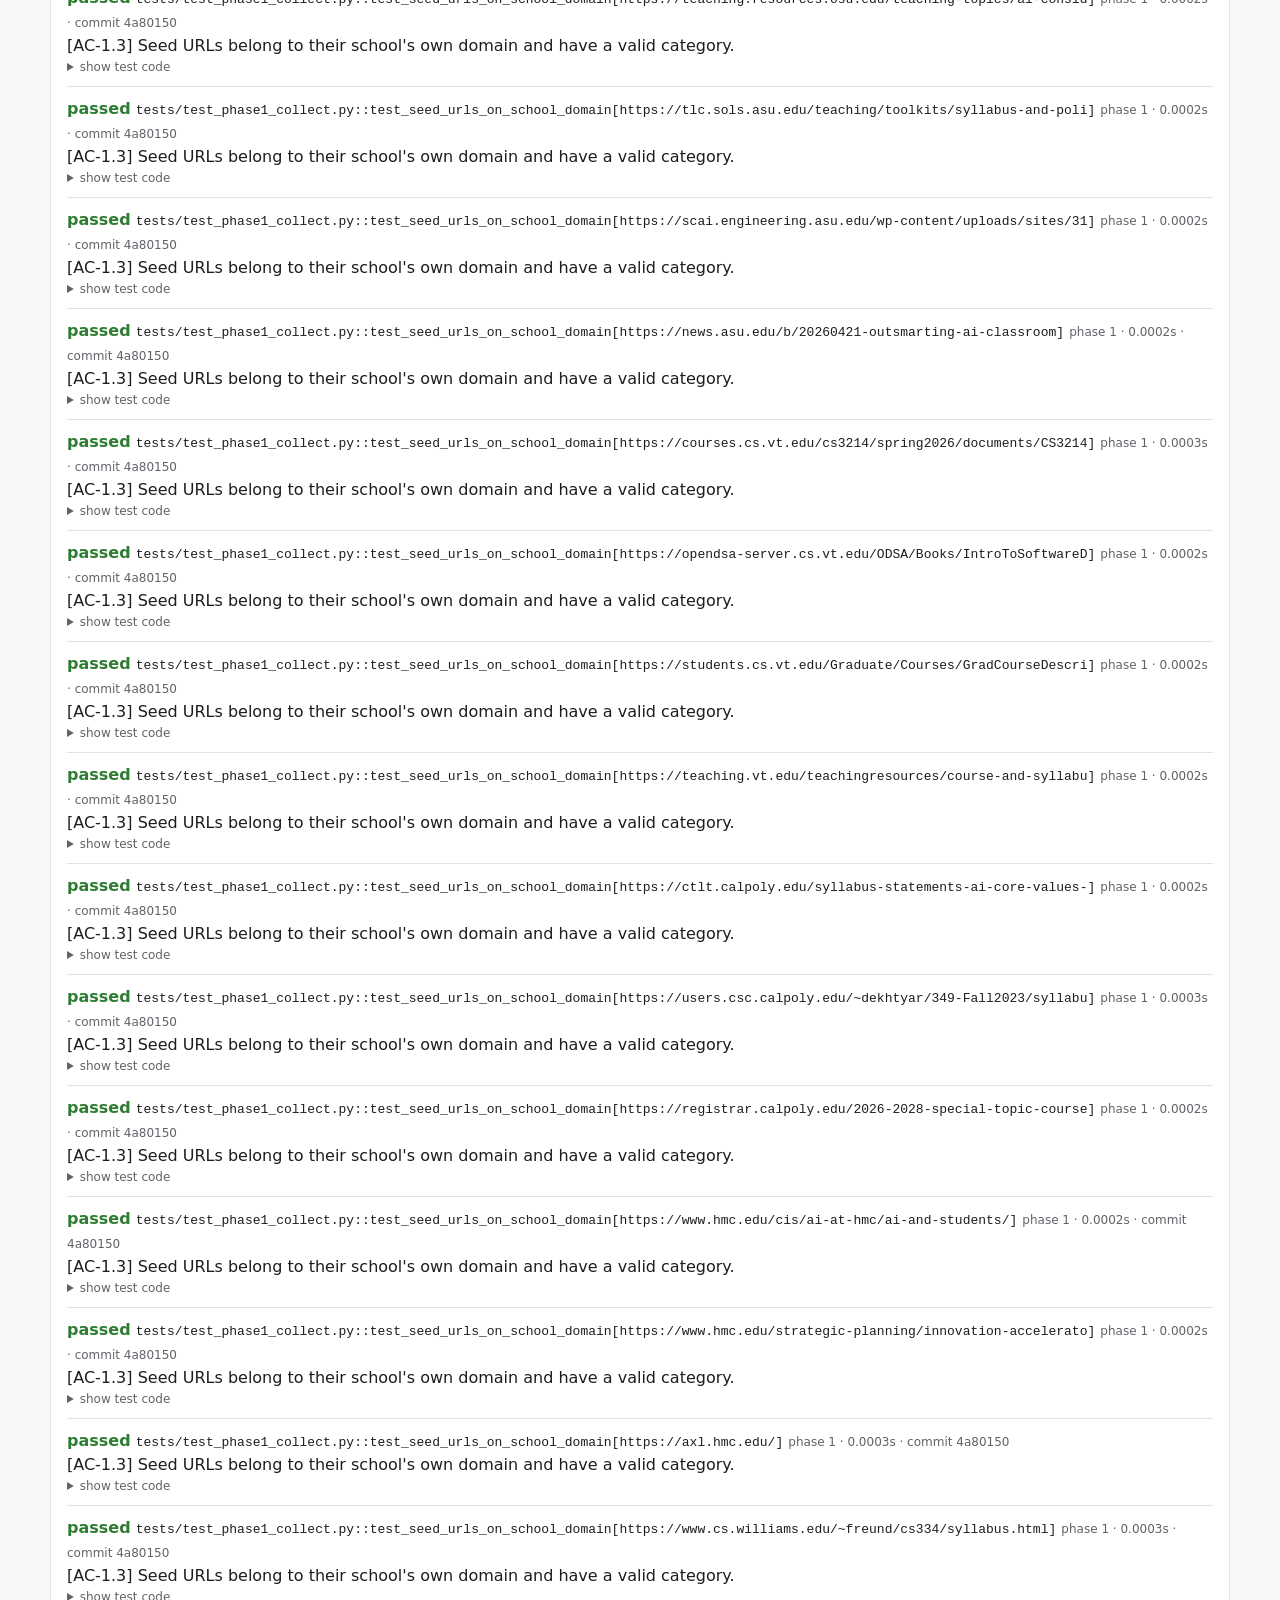
<file: site/validation.html>
<!doctype html>
<html lang="en"><head><meta charset="utf-8"><meta name="viewport" content="width=device-width,initial-scale=1">
<title>Validation Explorer</title>
<link rel="stylesheet" href="style.css">
<script src="data/validation.js"></script>
<script src="data/findings.js"></script>
</head><body>
<script src="nav.js"></script>
<main class="wrap">
<h1>Validation explorer</h1>
<p class="sub">Every pytest result Claude ran is logged automatically by a hook in <code>tests/conftest.py</code>. Pick a run, then search and filter. Each test shows its source code, so you can judge what it really checks.</p>
<div class="kpis" id="kpis"></div>

<h2>Why a skeptical reviewer can trust the results</h2>
<div class="card"><ol>
<li><b>No fabricated quotes:</b> <code>test_evidence_quotes_are_verbatim</code> checks that every quote on the dashboard occurs in the downloaded source text.</li>
<li><b>Independent ground truth:</b> the stance coder is scored against a gold set of course pages whose policies were described independently by web-search summaries (table below).</li>
<li><b>Aggregates recomputed:</b> dashboard numbers are recomputed from the raw coded data in <code>test_aggregates_match_recount</code>.</li>
<li><b>Tests caught real bugs:</b> rule tests found two coder defects ("may not be used" missed, "human collaborator" missed). See the ad-hoc checks below and the failed runs in the history.</li>
<li><b>Human review:</b> a 25% stratified sample is set aside for independent human coding, and Cohen's κ is reported on the dashboard.</li>
</ol></div>

<h2>Acceptance criteria → tests</h2>
<div class="tbl" id="crit"></div>

<h2>Gold-set check (coder vs. independent description)</h2>
<div class="tbl" id="gold"></div>

<h2>Test results</h2>
<div class="controls">
<select id="run"></select>
<input type="search" id="q" placeholder="Search test name, docstring, message…">
<select id="ph"><option value="">All phases</option></select>
<select id="oc"><option value="">All outcomes</option><option>passed</option><option>failed</option><option>skipped</option></select>
</div>
<div class="card list" id="tests"></div>

<h2>Run history</h2>
<div class="tbl" id="runs"></div>

<h2>Ad-hoc checks and review steps</h2>
<div class="card list" id="adhoc"></div>
</main>
<script>
const V = window.VALIDATION, F = window.FINDINGS;
const runs = [...new Set(V.results.map(r => r.run_id))].sort().reverse();
const byRun = id => V.results.filter(r => r.run_id === id);
const latest = byRun(runs[0] || "");
const cnt = (rs, o) => rs.filter(r => r.outcome === o).length;
$("#kpis").innerHTML = [[latest.length, "tests in latest run"], [cnt(latest, "passed"), "passed"], [cnt(latest, "failed"), "failed"],
  [cnt(latest, "skipped"), "skipped"], [runs.length, "logged runs"], [V.criteria.length, "acceptance criteria"]]
  .map(([v, l]) => `<div class="card kpi"><div class="v">${v}</div><div class="l">${l}</div></div>`).join("");

const srcAll = Object.entries(V.sources);
renderTable($("#crit"), V.criteria.map(c => {
  const tests = srcAll.filter(([, s]) => s.includes(`[${c.id}]`)).map(([k]) => k.split("::")[1]);
  const res = latest.filter(r => tests.some(t => r.test.includes("::" + t)));
  return { ...c, tests, status: !tests.length ? "untested" : res.some(r => r.outcome === "failed") ? "failing" : res.length ? "passing" : "not run" };
}), [{ key: "id", label: "ID" }, { key: "text", label: "Criterion" }, { key: "spec", label: "Spec" },
  { key: "status", label: "Status", render: c => `<span class="${c.status === "passing" ? "ok" : c.status === "failing" ? "fail" : "skip"}">${c.status}</span>` },
  { key: "tests", label: "Tests", render: c => c.tests.map(esc).join("<br>") || '<span class="meta">human review</span>' }]);

renderTable($("#gold"), F.gold.rows, [{ key: "url", label: "Page", render: r => `<a href="${esc(r.url)}" target="_blank" rel="noopener">${esc(r.url.replace(/^https?:\/\//, "").slice(0, 60))}</a>` },
  { key: "expected", label: "Acceptable", render: r => r.expected.join(" / ") }, { key: "got", label: "Coder", render: r => r.got ?? "None" },
  { key: "match", label: "Match", render: r => r.match ? '<span class="ok">✓</span>' : '<span class="fail">✗</span>' }, { key: "basis", label: "Independent basis" }]);

$("#run").innerHTML = runs.map((r, i) => `<option value="${r}">${fmtTime(r)} — ${byRun(r).length} tests, ${cnt(byRun(r), "failed")} failed${i ? "" : " (latest)"}</option>`).join("");
$("#ph").innerHTML += [...new Set(V.results.map(r => r.phase))].sort().map(p => `<option value="${p}">Phase ${p}</option>`).join("");
function draw() {
  const q = $("#q").value.toLowerCase(), ph = $("#ph").value, oc = $("#oc").value;
  const rows = byRun($("#run").value).filter(r => (!ph || String(r.phase) === ph) && (!oc || r.outcome === oc) &&
    (!q || [r.test, r.doc, r.message].join(" ").toLowerCase().includes(q)));
  $("#tests").innerHTML = rows.slice(0, 400).map(r => {
    const key = r.test.replace(/\\/g, "/").replace(/\[.*\]$/, "");
    return `<div class="item"><span class="${r.outcome === "passed" ? "ok" : r.outcome === "failed" ? "fail" : "skip"}">${r.outcome}</span>
      <code>${esc(r.test)}</code> <span class="meta">phase ${r.phase ?? "?"} · ${r.duration_s}s · commit ${esc(r.commit || "—")}</span>
      <div>${esc(r.doc || "")}</div>${r.message ? `<pre>${esc(r.message)}</pre>` : ""}
      ${V.sources[key] ? `<details><summary class="meta">show test code</summary><pre>${esc(V.sources[key])}</pre></details>` : ""}</div>`;
  }).join("") + (rows.length > 400 ? `<p class="meta">Showing 400 of ${rows.length}; narrow the filters.</p>` : "") || '<p class="meta">No results.</p>';
}
["#run", "#q", "#ph", "#oc"].forEach(s => $(s).oninput = draw); draw();

renderTable($("#runs"), runs.map(r => ({ run: r, n: byRun(r).length, passed: cnt(byRun(r), "passed"), failed: cnt(byRun(r), "failed"), skipped: cnt(byRun(r), "skipped") })),
  [{ key: "run", label: "Run", render: r => fmtTime(r.run) }, { key: "n", label: "Tests" }, { key: "passed", label: "Passed" },
   { key: "failed", label: "Failed", render: r => r.failed ? `<span class="fail">${r.failed}</span>` : 0 }, { key: "skipped", label: "Skipped" }]);
$("#adhoc").innerHTML = V.adhoc.map(a => `<div class="item"><b>${esc(a.check)}</b> <span class="meta">${fmtTime(a.ts)} · phase ${a.phase}</span>
  <div><code>${esc(a.command)}</code> → ${esc(a.result)}</div><div class="meta">${esc(a.evidence)}</div></div>`).join("") || '<p class="meta">None logged.</p>';
</script>
</body></html>
</file>
<file: site/style.css>
:root{--bg:#f7f7f5;--card:#fff;--ink:#1d1d1f;--muted:#5f6368;--line:#e2e2de;--accent:#2f6fde;
--s1:#c0392b;--s2:#e67e22;--s3:#c9a227;--s4:#4f9d69;--s5:#2f6fde;--s0:#9aa0a6;--human:#8e44ad;--claude:#d9771e;
--good:#2e7d32;--bad:#c62828;--warn:#b26a00;font-family:system-ui,-apple-system,"Segoe UI",sans-serif}
@media (prefers-color-scheme:dark){:root:not([data-theme="light"]){--bg:#141416;--card:#1e1e22;--ink:#ececec;--muted:#a0a4ab;--line:#33343a;--accent:#6ea0ff;--good:#66bb6a;--bad:#ef5350;--warn:#ffb74d;color-scheme:dark}}
:root[data-theme="dark"]{--bg:#141416;--card:#1e1e22;--ink:#ececec;--muted:#a0a4ab;--line:#33343a;--accent:#6ea0ff;--good:#66bb6a;--bad:#ef5350;--warn:#ffb74d;color-scheme:dark}
body{background:var(--bg);color:var(--ink);line-height:1.5}
.wrap{max-width:1180px;margin:0 auto;padding:0 16px 48px}
header.top{position:sticky;top:env(safe-area-inset-top,0px);z-index:5;background:var(--card);border-bottom:1px solid var(--line)}
header.top .wrap{display:flex;flex-wrap:wrap;align-items:center;gap:6px 18px;padding-block:10px}
header.top b{font-size:15px}header.top nav{display:flex;flex-wrap:wrap;gap:4px}
header.top a{color:var(--muted);text-decoration:none;padding:4px 10px;border-radius:6px}
header.top a.on,header.top a:hover{background:var(--bg);color:var(--ink)}
h1{font-size:26px;margin:28px 0 4px}h2{font-size:19px;margin:36px 0 10px}h3{font-size:15px;margin:0 0 8px}
.sub{color:var(--muted);margin:0 0 16px}
.grid{display:grid;gap:14px;grid-template-columns:repeat(auto-fit,minmax(min(100%,320px),1fr))}
.kpis{display:grid;gap:12px;grid-template-columns:repeat(auto-fit,minmax(min(100%,170px),1fr));margin:16px 0}
.card{background:var(--card);border:1px solid var(--line);border-radius:10px;padding:16px}
.kpi .v{font-size:28px;font-weight:650}.kpi .l{color:var(--muted);font-size:13px}
.chart{position:relative;height:260px}
.note{color:var(--muted);font-size:13px;margin-top:8px}
.controls{display:flex;flex-wrap:wrap;gap:8px;margin:10px 0}
input,select{font:inherit;padding:6px 10px;border:1px solid var(--line);border-radius:6px;background:var(--card);color:var(--ink)}
input[type=search]{flex:1;min-width:180px}
.tbl{overflow-x:auto;border:1px solid var(--line);border-radius:10px;background:var(--card)}
table{border-collapse:collapse;width:100%;font-size:13px}
th,td{text-align:left;padding:7px 10px;border-bottom:1px solid var(--line);vertical-align:top}
th{position:sticky;top:0;background:var(--card);cursor:pointer;white-space:nowrap}
tr:last-child td{border-bottom:none}
.pill{display:inline-block;padding:1px 8px;border-radius:999px;font-size:12px;color:#fff;white-space:nowrap}
.st1{background:var(--s1)}.st2{background:var(--s2)}.st3{background:var(--s3)}.st4{background:var(--s4)}.st5{background:var(--s5)}.st0{background:var(--s0)}
.ok{color:var(--good);font-weight:600}.fail{color:var(--bad);font-weight:600}.skip{color:var(--warn);font-weight:600}
blockquote{margin:6px 0;padding:4px 10px;border-left:3px solid var(--line);color:var(--muted);font-size:13px}
pre{background:var(--bg);border:1px solid var(--line);border-radius:6px;padding:10px;overflow-x:auto;font-size:12px}
details summary{cursor:pointer}a{color:var(--accent)}
.list>.item{border-bottom:1px solid var(--line);padding:10px 0}.list>.item:last-child{border:none}
.tl{border-left:2px solid var(--line);margin-left:6px;padding-left:16px}
.tl .ev{position:relative;padding:6px 0 10px}
.tl .ev:before{content:"";position:absolute;left:-23px;top:12px;width:10px;height:10px;border-radius:50%;background:var(--muted)}
.tl .ev.human:before{background:var(--human)}.tl .ev.claude:before{background:var(--claude)}.tl .ev.commit:before{background:var(--s4)}
.who{font-weight:600;font-size:12px;text-transform:uppercase;letter-spacing:.04em}
.who.human{color:var(--human)}.who.claude{color:var(--claude)}.who.commit{color:var(--s4)}
.meta{color:var(--muted);font-size:12px}
</file>
